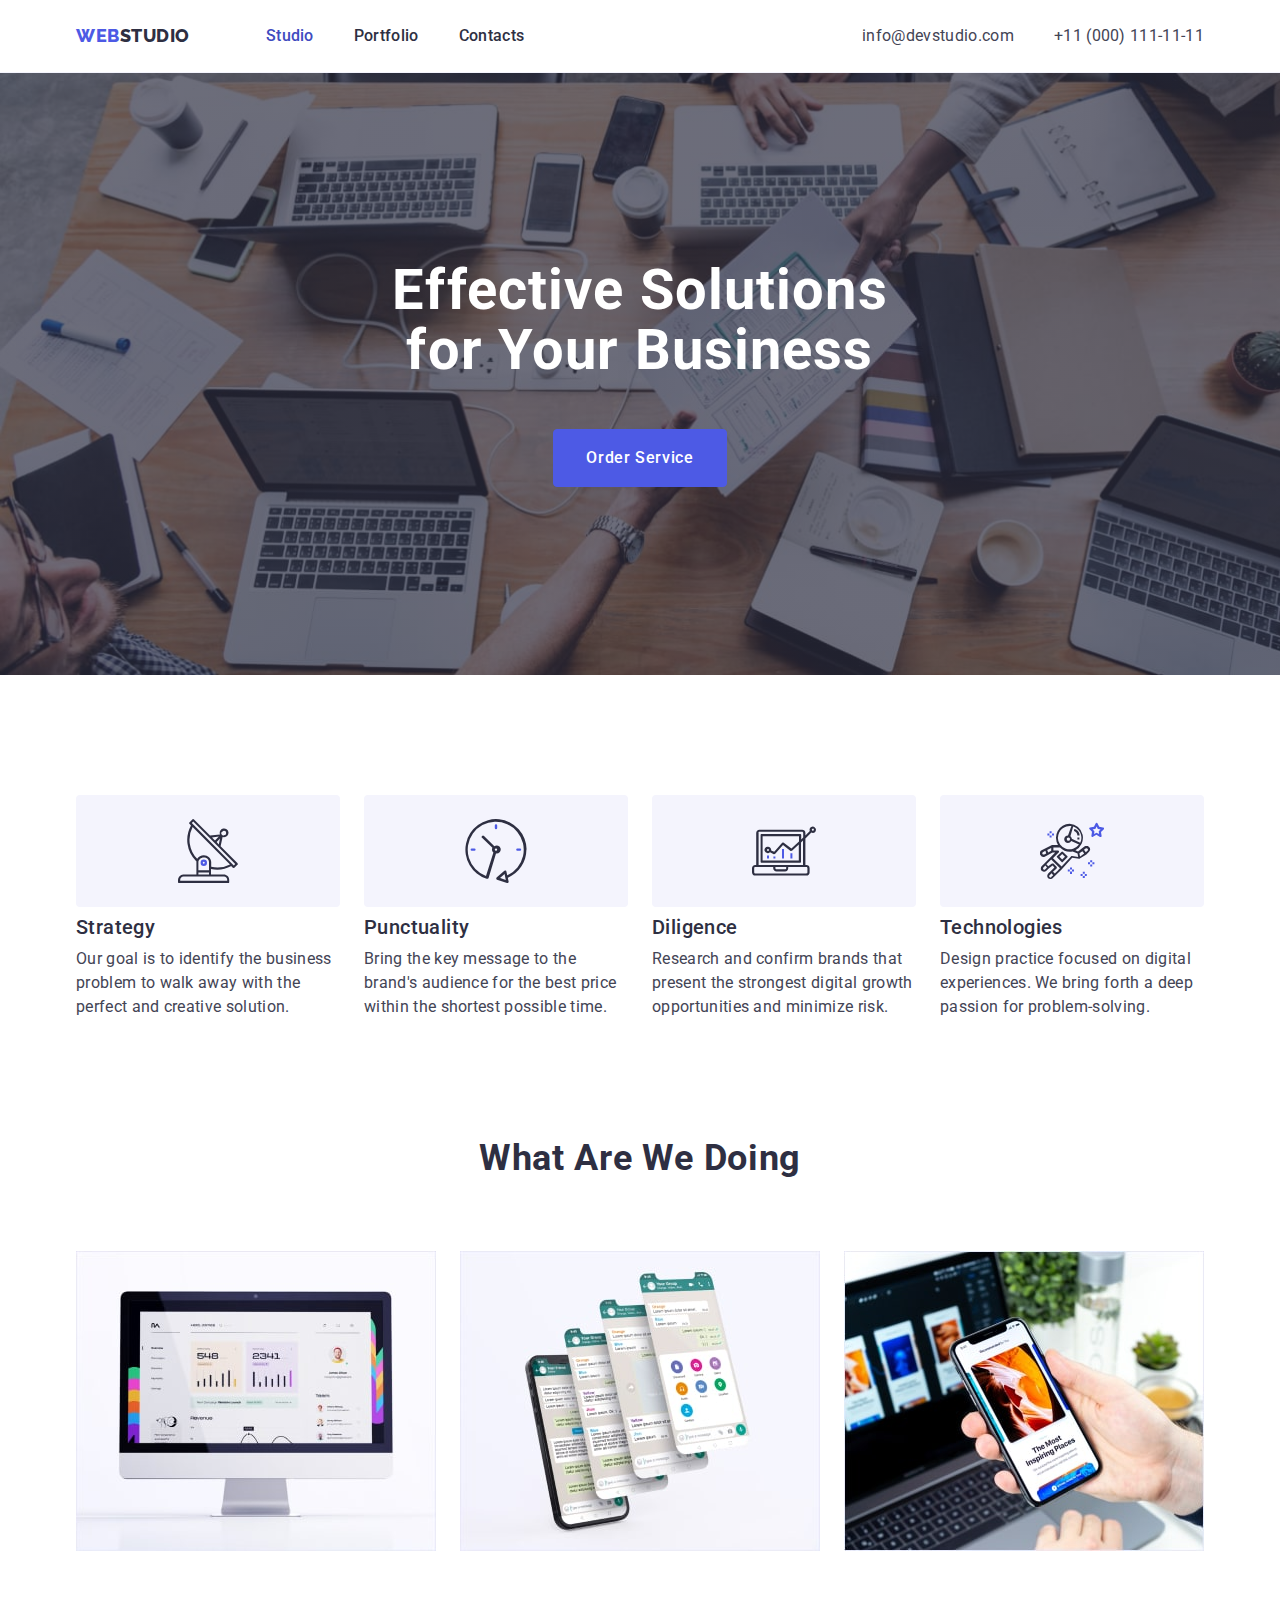
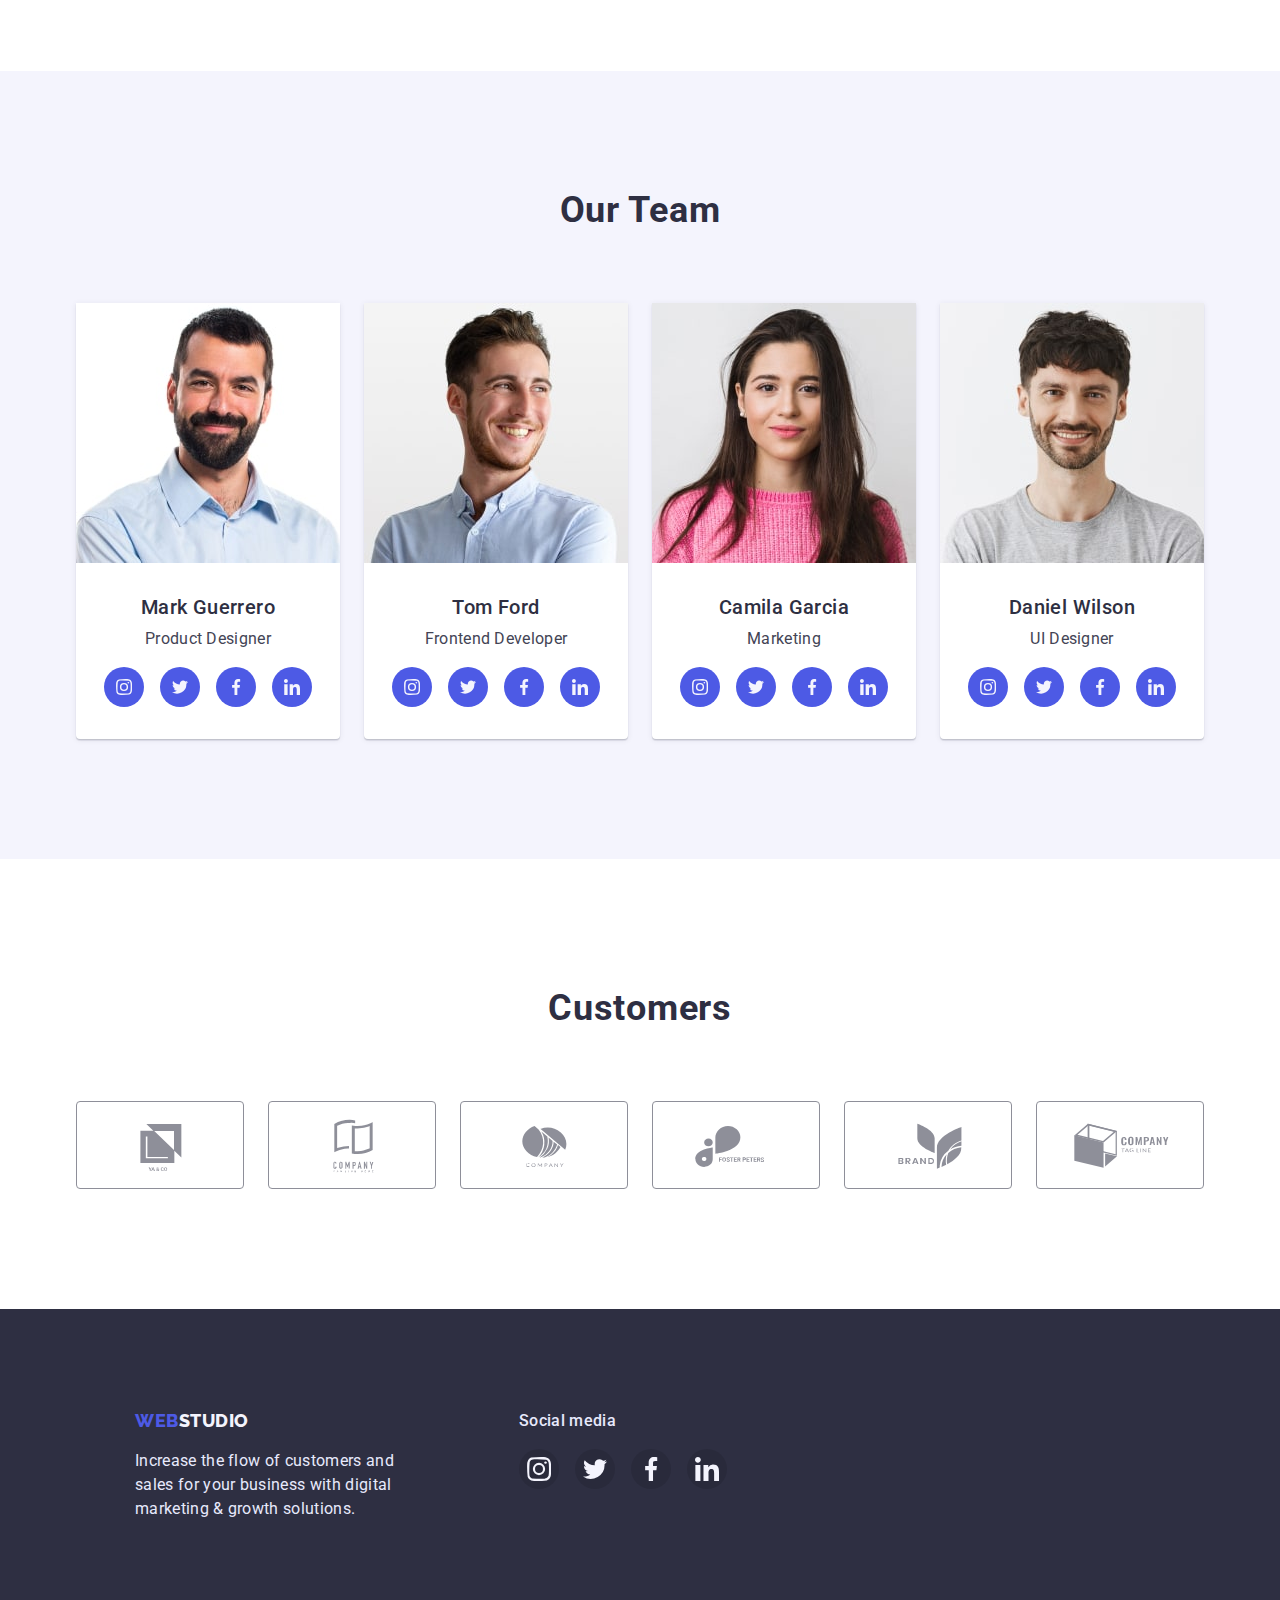
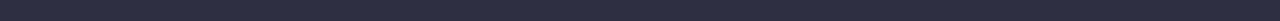
<file: index.html>
<!DOCTYPE html>
<html lang="en">
    <head>
        <meta charset="UTF-8" />
        <meta http-equiv="X-UA-Compatible" content="IE=edge" />
        <meta name="viewport" content="width=device-width, initial-scale=1.0" />
        <title>WebStudio</title>
        <link rel="preconnect" href="https://fonts.googleapis.com">
        <link rel="preconnect" href="https://fonts.gstatic.com" crossorigin>
        <link href="https://fonts.googleapis.com/css2?family=Montserrat:wght@400;500;600&family=Raleway:wght@800&family=Roboto:wght@400;500;700&display=swap" rel="stylesheet">
        <link rel="stylesheet" href="https://cdnjs.cloudflare.com/ajax/libs/modern-normalize/1.1.0/modern-normalize.min.css"/>
        <link rel="stylesheet" href="./css/styles.css">
    </head>
  <body>
    <header class="header">
        <div class="container header-container">
            <nav class="header-navigation">
                <a href="./index.html" class="logo link link">Web<span class="header-logo">Studio</span></a>
    
                <ul class="header-list list">
                   <li class="header-item"><a href="" class="header-link link current">Studio</a></li>
                   <li class="header-item"><a href="./portfolio.html" class="header-link link">Portfolio</a></li>
                   <li class="header-item"><a href="" class="header-link link">Contacts</a></li>
                </ul>
            </nav>
     
      
            <address class="header-address ">
                <ul class="header-list list header-contacts">
                    <li class="header-item"><a href="mailto:info@devstudio.com" class="header-mail link">info@devstudio.com</a></li>
                    <li class="header-item"><a href="tel:+110001111111" class="header-tel link">+11 (000) 111-11-11</a></li>
                </ul>
            </address>
        </div>
    </header>

    <main>
        <!--Hero section-->
        <section class="hero">
               <div class="container hero-container">
                    <h1 class="hero-title ">Effective Solutions for Your Business</h1>
                    <button type="button" class="hero-btn">Order Service</button>
               </div>
             </section>
        <!--/Hero section-->

        <!--Feature section-->
        <section class="feature">
            <div class="container feature-container">
                    <h2 class="feature-title visually-hidden">Feature</h2>
                    <ul class="feature-list">
                        <li class="feature-item list">
                           <div class="feature-icon">
                                <svg class="icon" width="64" height="64">
                                     <use href="./images/symbol-defs-opt.svg#icon-antenna"></use>
                                </svg>
                           </div >
                         <h3 class="feature-subtitle">Strategy</h3>
                         <p class="feature-text">Our goal is to identify the business problem to walk away with the perfect and creative solution. </p>
                        </li>
                        <li class="feature-item list">
                            <div class="feature-icon">
                                <svg class="icon" width="64" height="64">
                                    <use href="./images/symbol-defs-opt.svg#icon-clock"></use>
                                </svg>
                            </div >
                         <h3 class="feature-subtitle">Punctuality</h3>
                         <p class="feature-text">Bring the key message to the brand's audience for the best price within the shortest possible time.</p>
                        </li>
                        <li class="feature-item list">
                           <div class="feature-icon">
                                <svg class="icon" width="64" height="64">
                                     <use class="icon-antenna" href="./images/symbol-defs-opt.svg#icon-diagram"></use>
                                </svg>
                           </div >
                         <h3 class="feature-subtitle">Diligence</h3>
                         <p class="feature-text">Research and confirm brands that present the strongest digital growth opportunities and minimize risk.</p>
                        </li>
                        <li class="feature-item list">
                           <div class="feature-icon">
                                <svg class="icon" width="64" height="64">
                                    <use href="./images/symbol-defs-opt.svg#icon-astronaut"></use>
                                </svg>
                           </div >
                         <h3 class="feature-subtitle">Technologies</h3>
                         <p class="feature-text">Design practice focused on digital experiences. We bring forth a deep passion for problem-solving.</p>
                        </li>
                    </ul>
            </div>
                   
          
        </section>
        <!--/Feature section-->
       
        <!--Activities section-->
        <section class="active">
             <div class="container acteive-container">
                   <h2 class="active-title">What are we doing</h2>
                   <ul class="active-list">
                        <li class="active-item list"><img class="img" src="./images/pic1.jpg" alt="a monitor" width="360" height="300"></li>
                        <li class="active-item list"><img class="img" src="./images/pic2.jpg" alt="a phone" width="360" height="300"></li>
                        <li class="active-item list"><img class="img" src="./images/pic3.jpg" alt="a laptop and a phone" width="360" height="300"></li>
                   </ul>
             </div>
         
        </section>
        <!--/Activities section-->
        <!--Our team-->
        <section class="team">
            <div class="container team-container">
                <h2 class="team-title">Our Team</h2>
                <ul class="team-list">
                    <li class="team-item list">
                        <img class="img" src="./images/img1.jpg" alt="man with black beard" width="264" height="260">
                       <div class="team-text">
                            <h3 class="team-subtitle">Mark Guerrero</h3>
                            <p class="team-description">Product Designer</p>
                     <ul class="social-list list">
                        <li class="social-atem">
                            <a href="" class="social-link" target="_blank" rel="noreferrer, noopener, nofollower">
                                <svg class="social-icon" width="16" height="16">
                                    <use href="./images/symbol-defs-opt.svg#icon-instagram"></use>
                                </svg>
                            </a>
                        </li>
                        <li class="social-atem">
                            <a href="" class="social-link">
                                <svg class="social-icon" width="16" height="16">
                                    <use href="./images/symbol-defs-opt.svg#icon-twitter"></use>
                                </svg>
                            </a>
                        </li>
                        <li class="social-atem">
                            <a href="" class="social-link">
                                <svg class="social-icon" width="16" height="16">
                                    <use href="./images/symbol-defs-opt.svg#icon-facebook"></use>
                                </svg>
                            </a>
                        </li>
                        <li class="social-atem">
                            <a href="" class="social-link">
                                <svg class="social-icon" width="16" height="16">
                                    <use href="./images/symbol-defs-opt.svg#icon-linkedin"></use>
                                </svg>
                            </a>
                        </li>
                     </ul>  
                        </div>
                    </li>
                    <li class="team-item list">
                        <img class="img" src="./images/img2.jpg" alt="loughing man" width="264" height="260">
                     <div class="team-text">
                            <h3 class="team-subtitle">Tom Ford</h3>
                            <p class="team-description">Frontend Developer</p>
                    <ul class="social-list list">
                        <li class="social-atem">
                            <a href="" class="social-link" target="_blank" rel="noreferrer, noopener, nofollower">
                                <svg class="social-icon" width="16" height="16">
                                    <use href="./images/symbol-defs-opt.svg#icon-instagram"></use>
                                </svg>
                            </a>
                        </li>
                        <li class="social-atem">
                            <a href="" class="social-link">
                                <svg class="social-icon" width="16" height="16">
                                    <use href="./images/symbol-defs-opt.svg#icon-twitter"></use>
                                </svg>
                            </a>
                        </li>
                        <li class="social-atem">
                            <a href="" class="social-link">
                                <svg class="social-icon" width="16" height="16">
                                    <use href="./images/symbol-defs-opt.svg#icon-facebook"></use>
                                </svg>
                            </a>
                        </li>
                        <li class="social-atem">
                            <a href="" class="social-link">
                                <svg class="social-icon" width="16" height="16">
                                    <use href="./images/symbol-defs-opt.svg#icon-linkedin"></use>
                                </svg>
                            </a>
                        </li>
                    </ul>
                    </div>
                    </li>
                    <li class="team-item list">
                        <img class="img" src="./images/img3.jpg" alt="woman with long hair" width="264" height="260">
                     <div class="team-text">
                            <h3 class="team-subtitle">Camila Garcia</h3>
                            <p class="team-description">Marketing</p>
                    <ul class="social-list list">
                        <li class="social-atem">
                            <a href="" class="social-link" target="_blank" rel="noreferrer, noopener, nofollower">
                                <svg class="social-icon" width="16" height="16">
                                    <use href="./images/symbol-defs-opt.svg#icon-instagram"></use>
                                </svg>
                            </a>
                        </li>
                        <li class="social-atem">
                            <a href="" class="social-link">
                                <svg class="social-icon" width="16" height="16">
                                    <use href="./images/symbol-defs-opt.svg#icon-twitter"></use>
                                </svg>
                            </a>
                        </li>
                        <li class="social-atem">
                            <a href="" class="social-link">
                                <svg class="social-icon" width="16" height="16">
                                    <use href="./images/symbol-defs-opt.svg#icon-facebook"></use>
                                </svg>
                            </a>
                        </li>
                        <li class="social-atem">
                            <a href="" class="social-link">
                                <svg class="social-icon" width="16" height="16">
                                    <use href="./images/symbol-defs-opt.svg#icon-linkedin"></use>
                                </svg>
                            </a>
                        </li>
                    </ul>
                        </div>
                    </li>
                    <li class="team-item list">
                        <img class="img" src="./images/img4.jpg" alt="smiling man with beard" width="264" height="260">
                        <div class="team-text">
                            <h3 class="team-subtitle">Daniel Wilson</h3>
                            <p class="team-description">UI Designer</p>
                        <ul class="social-list list">
                            <li class="social-atem">
                                <a href="" class="social-link" target="_blank" rel="noreferrer, noopener, nofollower">
                                    <svg class="social-icon" width="16" height="16">
                                        <use href="./images/symbol-defs-opt.svg#icon-instagram"></use>
                                    </svg>
                                </a>
                            </li>
                            <li class="social-atem">
                                <a href="" class="social-link">
                                    <svg class="social-icon" width="16" height="16">
                                        <use href="./images/symbol-defs-opt.svg#icon-twitter"></use>
                                    </svg>
                                </a>
                            </li>
                            <li class="social-atem">
                                <a href="" class="social-link">
                                    <svg class="social-icon" width="16" height="16">
                                        <use href="./images/symbol-defs-opt.svg#icon-facebook"></use>
                                    </svg>
                                </a>
                            </li>
                            <li class="social-atem">
                                <a href="" class="social-link">
                                    <svg class="social-icon" width="16" height="16">
                                        <use href="./images/symbol-defs-opt.svg#icon-linkedin"></use>
                                    </svg>
                                </a>
                            </li>
                        </ul>
                        </div>
                    </li>
                </ul>
            </div>
        </section>
        <!--/Our team-->

        <!--Customers-->
        <section class="customers">
            <div class="container customers-container">
                <h2 class="customer-title">Customers</h2>
                <ul class="customers-list list">
                    <li class="customers-item">
                        <a href="" class="customers-link" target="_blank" rel="noreferrer, noopener, nofollower">
                            <svg class="customers-icon" width="104" height="56" >
                                <use href="./images/symbol-defs-opt.svg#icon-client-1"></use>
                            </svg>
                        </a>
                    </li>
                    <li class="customers-item">
                        <a href="" class="customers-link" target="_blank" rel="noreferrer, noopener, nofollower">
                            <svg class="customer-icon" width="104" height="56">
                                <use href="./images/symbol-defs-opt.svg#icon-client-2"></use>
                            </svg>
                        </a>
                    </li>
                    <li class="customers-item">
                        <a href="" class="customers-link" target="_blank" rel="noreferrer, noopener, nofollower">
                            <svg class="customer-icon" width="104" height="56">
                                <use href="./images/symbol-defs-opt.svg#icon-client-3"></use>
                            </svg>
                        </a>
                    </li>
                    <li class="customers-item">
                        <a href="" class="customers-link" target="_blank" rel="noreferrer, noopener, nofollower">
                            <svg class="customer-icon" width="104" height="56">
                                <use href="./images/symbol-defs-opt.svg#icon-client-4"></use>
                            </svg>
                        </a>
                    </li>
                    <li class="customers-item">                     
                        <a href="" class="customers-link" target="_blank" rel="noreferrer, noopener, nofollower">
                            <svg class="customer-icon" width="104" height="56">
                                <use href="./images/symbol-defs-opt.svg#icon-client-5"></use>
                            </svg>
                        </a>
                    </li>
                    <li class="customers-item">
                        <a href="" class="customers-link" target="_blank" rel="noreferrer, noopener, nofollower">
                            <svg class="customer-icon" width="104" height="56">
                                <use href="./images/symbol-defs-opt.svg#icon-client-6"></use>
                            </svg>
                        </a>
                    </li>
                </ul>
            </div>
        </section>
    </main>
    <footer class="page-footer">
        <div class="container footer-container">
           <ul class="footer-list list">
                <li class="footer-item">
                    <div class="footer-whole-logo"> 
                      <a href="./index.html" class="footer-link logo link link">Web<span class="footer-logo">Studio</span></a>
                   
                     <p class="footer-text">Increase the flow of customers and sales for your business with digital marketing & growth solutions.</p>
                     </div>
                </li>
    
               <li class="footer-item">
                    <div class="footer-container footer-social-media">
                        <h3 class="footer-subtitle">Social media</h3>
                        <ul class="social-list list">
                            <li class="footer-social-item">
                                <a href="" class="footer-social-link" target="_blank" rel="noreferrer, noopener, nofollower">
                                    <svg class="footer-social-icon" width="24" height="24">
                                        <use href="./images/symbol-defs-opt.svg#icon-instagram"></use>
                                    </svg>
                                </a>
                            </li>
                            <li class="footer-social-item">
                                <a href="" class="footer-social-link" target="_blank" rel="noreferrer, noopener, nofollower">
                                    <svg class="footer-social-icon" width="24" height="24">
                                        <use href="./images/symbol-defs-opt.svg#icon-twitter"></use>
                                    </svg>
                                </a>
                            </li>
                            <li class="footer-social-item">
                                <a href="" class="footer-social-link" target="_blank" rel="noreferrer, noopener, nofollower">
                                    <svg class="footer-social-icon" width="24" height="24">
                                        <use href="./images/symbol-defs-opt.svg#icon-facebook"></use>
                                    </svg>
                                </a>
                            </li>
                            <li class="footer-social-item">
                                <a href="" class="footer-social-link" target="_blank" rel="noreferrer, noopener, nofollower">
                                    <svg class="footer-social-icon" width="24" height="24">
                                        <use href="./images/symbol-defs-opt.svg#icon-linkedin"></use>
                                    </svg>
                                </a>
                            </li>
                        </ul>
                  </div>
               </li>
           </ul>
        </div>
    </footer>
  </body>
</html>
</file>
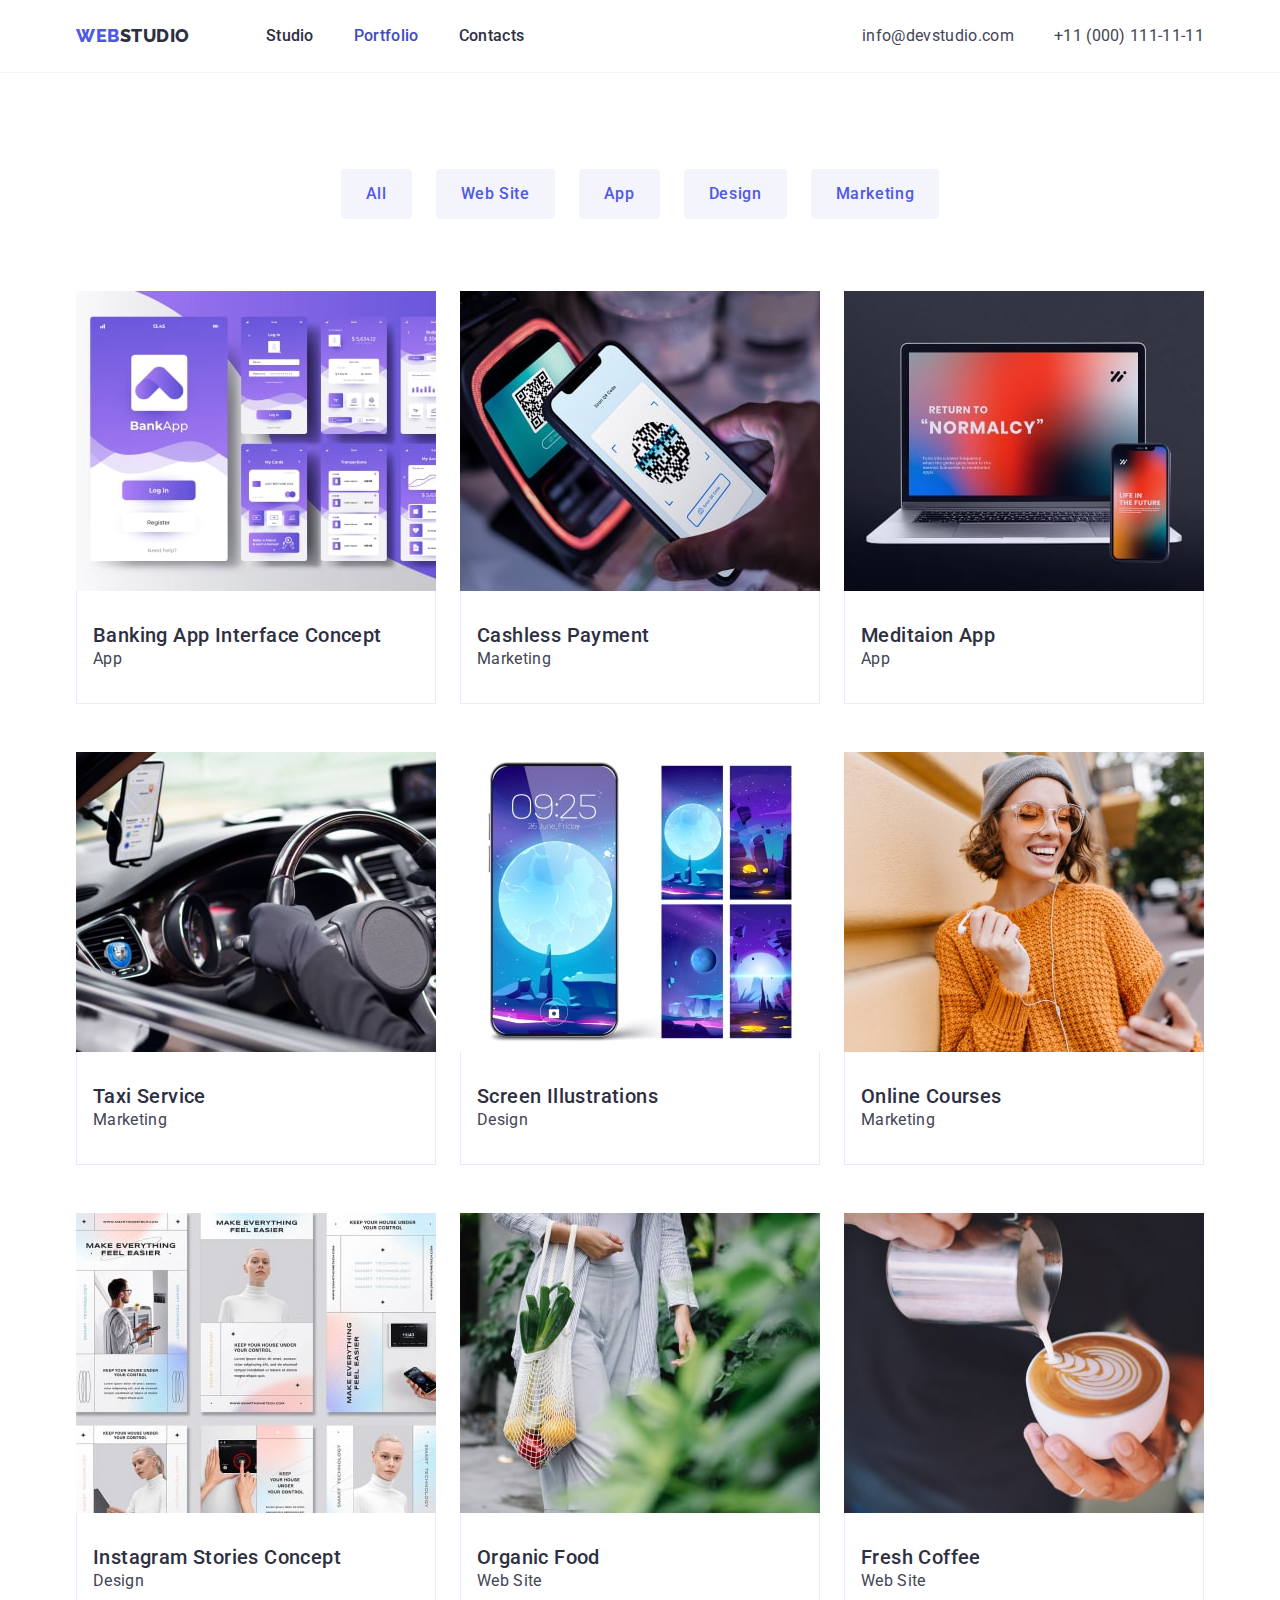
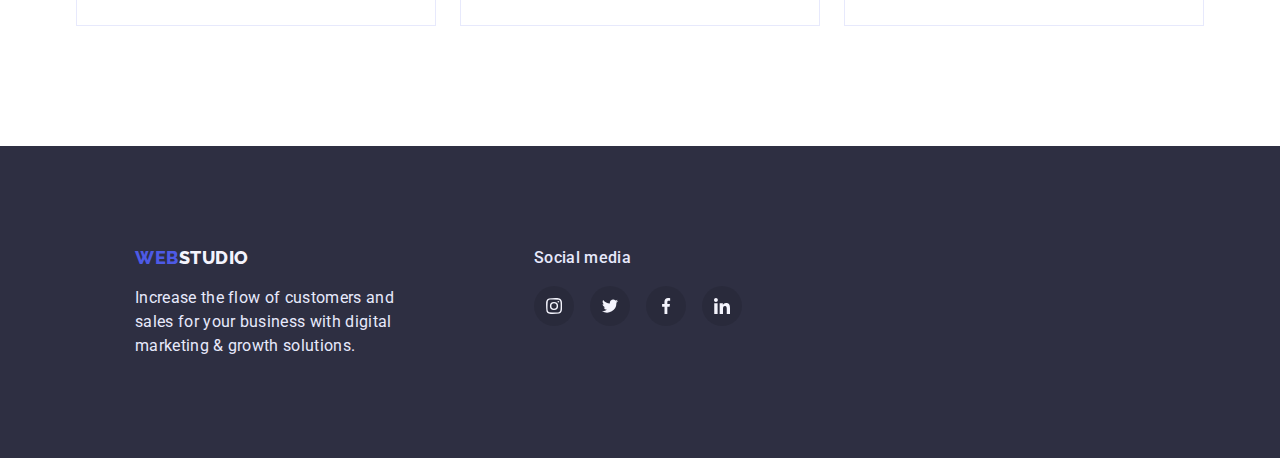
<file: portfolio.html>
<!DOCTYPE html>
<html lang="en">
    <head>
        <meta charset="UTF-8" />
        <meta http-equiv="X-UA-Compatible" content="IE=edge" />
        <meta name="viewport" content="width=device-width, initial-scale=1.0" />
        <title>WebStudio</title>
        <link rel="preconnect" href="https://fonts.googleapis.com">
        <link rel="preconnect" href="https://fonts.gstatic.com" crossorigin>
        <link href="https://fonts.googleapis.com/css2?family=Montserrat:wght@400;500;600&family=Raleway:wght@800&family=Roboto:wght@400;500;700&display=swap" rel="stylesheet">
        <link rel="stylesheet" href="https://cdnjs.cloudflare.com/ajax/libs/modern-normalize/1.1.0/modern-normalize.min.css"/>
        <link rel="stylesheet" href="./css/styles.css">
    </head>
  <body>
    <header class="header">
        <div class="container header-container">
            <nav class="header-navigation">
                <a href="./index.html" class="logo link link">Web<span class="header-logo">Studio</span></a>
    
                <ul class="header-list list header-pages">
                   <li class="header-item"><a href="./index.html" class="header-link link ">Studio</a></li>
                   <li class="header-item"><a href="./portfolio.html" class="header-link link current">Portfolio</a></li>
                   <li class="header-item"><a href="" class="header-link link">Contacts</a></li>
                </ul>
            </nav>
     
      
            <address class="header-address ">
                <ul class="header-list list header-contacts">
                    <li class="header-item"><a href="mailto:info@devstudio.com" class="header-mail link">info@devstudio.com</a></li>
                    <li class="header-item"><a href="tel:+110001111111" class="header-tel link">+11 (000) 111-11-11</a></li>
                </ul>
            </address>
        </div>
    </header>


    <main>
        <!-- Our works -->
        <section class="works">
          <div class="container works-container">
                <h1 class="works-title visually-hidden">Our works</h1>
                <ul class="filters-list list">
                    <li class="filters-item  link"><button type="button" class="filters-btn">All</button></li>
                    <li class="filters-item  link"><button type="button" class="filters-btn">Web Site</button></li>
                    <li class="filters-item  link"><button type="button" class="filters-btn">App</button></li>
                    <li class="filters-item  link"><button type="button" class="filters-btn">Design</button></li>
                    <li class="filters-item  link"><button type="button" class="filters-btn">Marketing</button></li>
                </ul> 
               
    
                <ul class="works-list list">
                    <li class="works-item"><a href="" class="works-link link">
                        <img src="./images/ph01.jpg" alt="banking app interface concept with some screen illustrations" width="360" height="300" >
                       <div class="img-description">
                            <h2 class="works-subtitle">Banking App Interface Concept</h2>
                            <p class="works-text">App</p>
                       </div>
                        </a>
                    </li>
                    <li class="works-item"><a href="" class="works-link link">
                        <img src="./images/ph02.jpg" alt="a cash register is connecting with a phone for cashless payment" width="360" height="300">
                       <div class="img-description">
                            <h2 class="works-subtitle">Cashless Payment</h2>
                            <p class="works-text">Marketing</p>
                       </div>
                        </a>
                    </li>
                    <li class="works-item"><a href="" class="works-link link">
                        <img src="./images/ph03.jpg" alt="the laptop with slogan return to normalcy and the phone with slogan life in the future" width="360" height="300">
                       <div class="img-description">
                            <h2 class="works-subtitle">Meditaion App</h2>
                            <p class="works-text">App</p>
                       </div>
                        </a>
                    </li>
                    <li class="works-item"><a href="" class="works-link link">
                        <img class="img" src="./images/ph04.jpg" alt="the is a driver's console in taxi car with hands of driver on the streeng wheel " width="360" height="300">
                       <div class="img-description">
                             <h2 class="works-subtitle">Taxi Service</h2>
                            <p class="works-text">Marketing</p>
                       </div>
                        </a>
                    </li>
                    <li class="works-item"><a href="" class="works-link link">
                        <img class="img" src="./images/ph05.jpg" alt="a phone and four screen illustrations with the moon" width="360" height="300">
                        <div class="img-description">
                            <h2 class="works-subtitle">Screen Illustrations</h2>
                            <p class="works-text">Design</p>
                        </div>
                        </a>
                    </li>
                    <li class="works-item"><a href="" class="works-link link">
                        <img class="img" src="./images/ph06.jpg" alt="a girl in yellow sweater is listening somthing on a phone " width="360" height="300">
                      <div class="img-description">
                            <h2 class="works-subtitle">Online Courses</h2>
                            <p class="works-text">Marketing</p>
                      </div>
                        </a>
                    </li>
                    <li class="works-item"><a href="" class="works-link link">
                        <img class="img" src="./images/ph07.jpg" alt="some pages with stories from instagram" width="360" height="300">
                       <div class="img-description">
                            <h2 class="works-subtitle">Instagram Stories Concept</h2>
                            <p class="works-text">Design</p>
                       </div>
                    </a>
                    </li>
                    <li class="works-item"><a href="" class="works-link link">
                        <img class="img" src="./images/ph08.jpg" alt="bag with fruits and vegetables" width="360" height="300">
                      <div class="img-description">
                            <h2 class="works-subtitle">Organic Food</h2>
                            <p class="works-text">Web Site</p>
                      </div>
                        </a>
                    </li>
                    <li class="works-item"><a href="" class="works-link link">
                        <img class="img" src="./images/ph09.jpg" alt="a barman is adding some cream in to a cup of coffee" width="360" height="300">
                      <div class="img-description">
                            <h2 class="works-subtitle">Fresh Coffee</h2>
                            <p class="works-text">Web Site</p>
                      </div>
                        </a>
                    </li>
                </ul>
          </div>

        </section>
         <!-- /Our works -->
    </main>
    <footer class="page-footer">
        <div class="container footer-container">
            <ul class="footer-list list">
                <li class="footer-item">
                    <div class="footer-whole-logo">
                        <a href="./index.html" class="logo link link">Web<span class="footer-logo">Studio</span></a>
    
                        <p class="footer-text">Increase the flow of customers and sales for your business with digital
                            marketing & growth solutions.</p>
                    </div>
                </li>
    
                <li class="footer-item">
                    <div class="container footer-container footer-social-media">
                        <h5 class="footer-subtitle">Social media</h5>
                        <ul class="social-list list">
                            <li class="footer-social-item">
                                <a href="" class="footer-social-link" target="_blank"
                                    rel="noreferrer, noopener, nofollower">
                                    <svg class="footer-social-icon" width="16" height="16">
                                        <use href="./images/symbol-defs-opt.svg#icon-instagram"></use>
                                    </svg>
                                </a>
                            </li>
                            <li class="footer-social-item">
                                <a href="" class="footer-social-link" target="_blank"
                                    rel="noreferrer, noopener, nofollower">
                                    <svg class="footer-social-icon" width="16" height="16">
                                        <use href="./images/symbol-defs-opt.svg#icon-twitter"></use>
                                    </svg>
                                </a>
                            </li>
                            <li class="footer-social-item">
                                <a href="" class="footer-social-link" target="_blank"
                                    rel="noreferrer, noopener, nofollower">
                                    <svg class="footer-social-icon" width="16" height="16">
                                        <use href="./images/symbol-defs-opt.svg#icon-facebook"></use>
                                    </svg>
                                </a>
                            </li>
                            <li class="footer-social-item">
                                <a href="" class="footer-social-link" target="_blank"
                                    rel="noreferrer, noopener, nofollower">
                                    <svg class="footer-social-icon" width="16" height="16">
                                        <use href="./images/symbol-defs-opt.svg#icon-linkedin"></use>
                                    </svg>
                                </a>
                            </li>
                        </ul>
                    </div>
                </li>
            </ul>
        </div>
    </footer>
  </body>
</html>
</file>
<file: css/styles.css>
:root {
  --hero-title-color: #ffffff;
  --main-title-subtitle-color: #2e2f42;
  --main-text-color: #434455;
  --header-link-color: #2e2f42;
  --address-header-color: #434455;
  --hover-link-color: #404bbf;
  --logo-first-part-color: #4d5ae5;
  --logo-header-color: #2e2f42;
  --logo-footer-color: #f4f4fd;
  --btn-mavy-color: #4d5ae5;
  --btn-light-color: #ffffff;
  --background-hero-color: #2e2f42;
  --team-background-color: #f4f4fd;
  --team-item-background-color: #ffffff;
  --footer-background-color: #2e2f42;
  --footer-text-color: #e7e9fc;
  --second-font: "Raleway", sans-serif;
  --filters-button-background: #f4f4fd;
  --btn-text-color: #4d5ae5;
  --filters-btn-text-hover-color: #ffffff;
  --filter-btn-background-hover-color: #404bbf;
  --background-color-feature-section: #F4F4FD;
  --text-social-link: #F4F4FD;
  --background-social-link: #4D5AE5;
  --background-social-link-hover: #404BBF;
  --background-customers-btn: #ffffff;
  --helper-text-customers-btn: #8E8F99;
  --background-social-valid-fields: #31D0AA;
  --footer-social-link-hover: rgba(255, 255, 255, 0.1);
  --footer-social-link-bg-color: rgba(0, 0, 0, 0.1);



}


body {
  font-family: "Roboto", sans-serif;
}



.list {
  list-style: none;
  margin-top: 0;
  margin-bottom: 0;
  padding: 0;
}

.header-list .current {
  color: var(--hover-link-color);
}

.link {
  text-decoration: none;
}

.logo {
  font-family: var(--second-font);
  font-style: normal;
  font-weight: 800;
  font-size: 18px;
  line-height: 1.33;
  letter-spacing: 0.03em;
  text-transform: uppercase;
  color: var(--logo-first-part-color);
}

.visually-hidden {
  position: absolute;
  width: 1px;
  height: 1px;
  margin: -1px;
  border: 0;
  padding: 0;
  white-space: nowrap;
  clip-path: inset(100%);
  clip: rect(0 0 0 0);
  overflow: hidden;
}

h1,
h2,
h3,
h4,
h5,
h6,
p {
  margin: 0;
}

img {
  display: block;
  max-width: 100%;
  height: auto;
}

.container {
  max-width: 1158px;  
  /* outline: 1px solid red; */
  padding-left: 15px;
  padding-right: 15px;
  margin: 0 auto;
  
}   

/* ----------header--------- */
.header {
 border-bottom: 1px solid var(--filters-button-background);
}


.header-container {
  display: flex;
  justify-content: space-between;
  align-items: center; 
  
}

.header-navigation {
  display: flex;
  align-items: center;
  
}

.logo {  
  padding: 24px 0;
}


.header-logo {
  color: var(--logo-header-color);
}
.header-list {
  display: flex;
  align-items: center; 
  margin-left: 76px; 
   
}

.header-item:not(:last-child) {
   margin-right: 40px;
}

.header-link {
  display: block;
  padding: 24px 0;

  color: var(--header-link-color);

  font-weight: 500;
  font-size: 16px;
  line-height: 1.5;
  letter-spacing: 0.02em;
}

.header-link:hover,
.header-link:focus {
  color: var(--hover-link-color);
}

.header-address {
  display: flex;
  align-items: center;
  justify-content: flex-end ;
    
}

.header-contacts { 
  display: flex;
  margin-left: auto;
 
}


.header-mail {
  padding: 24px 0;
  
  color: var(--address-header-color);
 
  font-style: normal;
  font-weight: 400;
  font-size: 16px;
  line-height: 1.5;
  letter-spacing: 0.02em;
}

.header-mail:hover,
.header-mail:focus {
  color: var(--hover-link-color);
}

.header-tel {
  padding: 24px 0;

  color: var(--address-header-color);

  font-style: normal;
  font-weight: 400;
  font-size: 16px;
  line-height: 1.5;
  letter-spacing: 0.02em;
}

.header-tel:hover,
.header-tel:focus {
  color: var(--hover-link-color);
}

/* ----------hero--------- */
.hero {      
  background-image: linear-gradient(rgba(46, 47, 66, 0.7), rgba(46, 47, 66, 0.7)), 
  url(../images/people-office.jpg);
  background-size: cover;
  background-color: var(--background-hero-color);
  max-width: 1440px;
  margin-left: auto;
  margin-right: auto;
  padding: 188px 0px; 
}

.hero-container {
  display: flex;
  flex-direction: column;
  justify-content: center;
  align-items: center;
    
   
       
}
.hero-title {
  max-width: 496px;
  text-align: center;
  margin-bottom: 48px;
          
  color: var(--hero-title-color);

  font-size: 56px;
  line-height: 1.07;
  letter-spacing: 0.02em;  
}

.hero-btn {
  display: inline-block;
  
  text-align: center;
  border-radius: 4px;
  padding: 16px 32px;
  min-width: 169px;
  
  border: 1px solid var(--btn-mavy-color);
  color: var(--btn-light-color);
  background: var(--btn-mavy-color);

  font-family: inherit;
  font-weight: 500;
  font-size: 16px;
  line-height: 1.5;
  letter-spacing: 0.04em;
    
  cursor: pointer;
}

.hero-btn:hover,
.hero-btn:focus {
 border: 1px solid var(--filter-btn-background-hover-color);
  color: var(--btn-light-color);
  background: var(--filter-btn-background-hover-color);
}

/* ----------feature--------- */
.feature {
  padding: 120px 0;    
}

.feature-container {
   
}

.feature-title {
    
}
.feature-list {
  display: flex;
  justify-content: space-between;
  align-items: center;
  padding: 0;
  margin: 0;
  row-gap: 24px;
  
} 

.feature-item {
  width:calc((100% - 72) / 4);
  max-width: 264px;
   
}

.feature-icon {
  display: flex;
  justify-content: center;
  align-items: center;
  background-color: var(--background-color-feature-section);
 border-radius: 4px;
  width: 264px;
  height: 112px;
  margin-bottom: 8px;
}

.feature-subtitle {
  margin-bottom: 8px;
  
  color: var(--main-title-subtitle-color);
 
  font-weight: 500;
  font-size: 20px;
  line-height: 1.2;
  letter-spacing: 0.02em;
}

.feature-text { 
  color: var(--main-text-color);

  font-weight: 400;
  font-size: 16px;
  line-height: 1.5;
  letter-spacing: 0.02em;
 }

/* ----------activities--------- */
.active {
  padding-bottom: 120px;
} 

.acteive-container{
  display: flex;
  flex-direction: column;   
  
} 


.active-title {
  text-align: center;
  min-width: 330px;
  height: 40px;
  margin-bottom: 72px;
 
  color: var(--main-title-subtitle-color);

  font-size: 36px;
  line-height: 1.11;
  letter-spacing: 0.02em;
  text-transform: capitalize;
}

.active-list {
  display: flex;
  justify-content: center;
  align-items: center;
  margin: 0;
  padding: 0;
}


.active-item:not(:last-child) {
  margin-right: 24px;
  
}

/* ----------Our team--------- */
.team {
  padding: 120px 0;
  background: var(--team-background-color);
}

.team-container {
    display: flex;
    flex-direction: column;   
     
}

.team-title {
  text-align: center;
  margin-bottom: 72px;
  padding-right: 0;

  color: var(--main-title-subtitle-color);
  
  font-size: 36px;
  line-height: 1.11;
  letter-spacing: 0.02em;
  text-transform: capitalize;
 
}

.team-list {
  display: flex;
  justify-content: center;
  align-items: center;
  gap: 24px;
  margin:0;
  padding: 0;
}
.team-item {
  width: calc((100% - 72) / 4);
  text-align: center;
  min-width: 264px;
  box-shadow: 0px 1px 6px rgba(46, 47, 66, 0.08), 0px 1px 1px rgba(46, 47, 66, 0.16), 0px 2px 1px rgba(46, 47, 66, 0.08);
  border-radius: 0px 0px 4px 4px;
  background: var(--team-item-background-color);
}

.team-text{
  display: flex;
  flex-direction: column;
  padding: 32px 0;
}

.team-subtitle {
   
  color: var(--main-title-subtitle-color);
  
  font-weight: 500;
  font-size: 20px;
  line-height: 1.2;
  letter-spacing: 0.02em;
  
}

.team-description {
  margin-top: 8px;
   
  color: var(--main-text-color);
  
  font-weight: 400;
  font-size: 16px;
  line-height: 1.5;
  letter-spacing: 0.02em;
  
}

.social-list {
  display: flex;
  justify-content: center;
  gap: 24px;
  margin-top: 8px;
}

.social-link {
  display: flex;
  justify-content: center;
  align-items: center;
  width: 40px;
  height: 40px;
  fill: var(--text-social-link);
  background-color: var(--background-social-link);
  border-radius: 50%;

}

.social-link:hover,
.social-link:focus {
 background-color: var(--background-social-link-hover);
}


/* ----------Customers---------- */
.customers-container {
  display: flex;
  flex-direction: column;
  padding: 130px 0 120px 0;
  
}

.customer-title {
  text-align: center;
  font-weight: 700;
  font-size: 36px;
  line-height: 1.11;
  text-align: center;
  letter-spacing: 0.02em;  
  color: var(--main-title-subtitle-color); 
 
}


.customers-list {
  display: flex;
  justify-content: center;
  align-items: center;
  margin-top: 72px;
  gap: 24px;
  
}

.customers-link {
  display: flex;
  justify-content: center;
  align-items: center;
  width: 168px;
  height: 88px;
  fill: var(--helper-text-customers-btn);
  border: 1px solid var(--helper-text-customers-btn);
  border-radius: 4px;
  background-color: var(--background-customers-btn);
  cursor: pointer;
  
}

.customers-link:hover,
.customers-link:focus {
  fill: var(--filter-btn-background-hover-color);
  border: 1px solid var(--filter-btn-background-hover-color)
  
}




/* ----------footer--------- */
.page-footer {        
  padding: 100px 0;
  background: var(--footer-background-color);
}
 

.footer-container{
  display: flex;
  flex-direction: column;
  justify-content: center;
  align-items: flex-start;
  margin-left: 120px;
}

.footer-list {
  display: flex;
 
}

.footer-link {
  padding: 0;  
}

.footer-logo {
  
  color: var(--logo-footer-color);
}



.footer-text {
  display: flex;
  text-align: start;
  max-width: 264px;
  margin-top: 16px;
   
  color: var(--footer-text-color);
  
  font-weight: 400;
  font-size: 16px;
  line-height: 1.5;
  letter-spacing: 0.02em;
  
}

.social-list {
  margin-top: 16px;
  gap: 16px;
}
.footer-social-media {
  display: flex;
  flex-direction: column;
  justify-content: center;
  align-items: flex-start;
  
  
}

.footer-subtitle { 
  font-weight: 500;
  font-size: 16px;
  line-height: 1.5;
  letter-spacing: 0.02em;
  color: var(--footer-text-color);
}

.footer-social-link {
  display: flex;
  justify-content: center;
  align-items: center;
  width: 40px;
  height: 40px;
  fill: var(--text-social-link);
  background-color:var(--footer-social-link-bg-color);
  border-radius: 50%;
}

.footer-social-link:hover,
.footer-social-link:focus {
  background-color: var(--footer-social-link-hover);
}

/* Page Portfolio */
/* ----------Our works----------- */
.works {   
  padding: 96px 0 120px 0;
}

.works-container{
  display: flex;
  flex-direction: column;
  justify-content: center;
  align-items: center;
  
}

.works-title {
}
.filters-list { 
  display: flex;
  margin-bottom: 72px;
  padding: 0;    
}

.filters-item:not(:last-child) {
  margin-right: 24px;
}

.filters-btn {
  padding: 12px 24px;
  border: 1px solid var(--filters-button-background);
  border-radius: 4px;

  color: var(--btn-text-color);
  background: var(--filters-button-background);
    
  font-family: inherit;
  font-weight: 500;
  font-size: 16px;
  line-height: 1.5;
  letter-spacing: 0.04em;
  
  cursor: pointer;
}

.filters-btn:hover,
.filters-btn:focus {
  color: var(--filters-btn-text-hover-color);
  background: var(--filter-btn-background-hover-color);
  border: 1px solid var(--filter-btn-background-hover-color); 
  box-shadow: 0px 3px 1px rgba(0, 0, 0, 0.1), 0px 2px 1px rgba(0, 0, 0, 0.08), 0px 2px 2px rgba(0, 0, 0, 0.12);
      

}

.works-list {
  padding-left: 0;
  margin-right: 0; 
  display: flex;
  flex-wrap: wrap;
  row-gap: 48px;  
  column-gap: 24px;
  
}

.works-item {
  display: flex;
  flex-basis: calc((100% - 48) / 3);
}

.works-link { 
  display: block;    
}

.works-link:hover,
.works-link:focus {
  box-shadow: 0px 3px 1px rgba(0, 0, 0, 0.1),
    0px 2px 1px rgba(0, 0, 0, 0.08),
    0px 2px 2px rgba(0, 0, 0, 0.12);
}
.img-description{
  display: flex;
  flex-direction: column;
  padding: 32px 0 32px 16px;
  border: 1px solid var(--footer-text-color);
  border-top: none;

}
.works-subtitle {
  color: var(--main-title-subtitle-color);
  
  font-weight: 500;
  font-size: 20px;
  line-height: 1.2;
  letter-spacing: 0.02em;
  
}
.works-text {
  color: var(--main-text-color);
  
  font-weight: 400;
  font-size: 16px;
  line-height: 1.5;
  letter-spacing: 0.02em;
  
}
</file>
